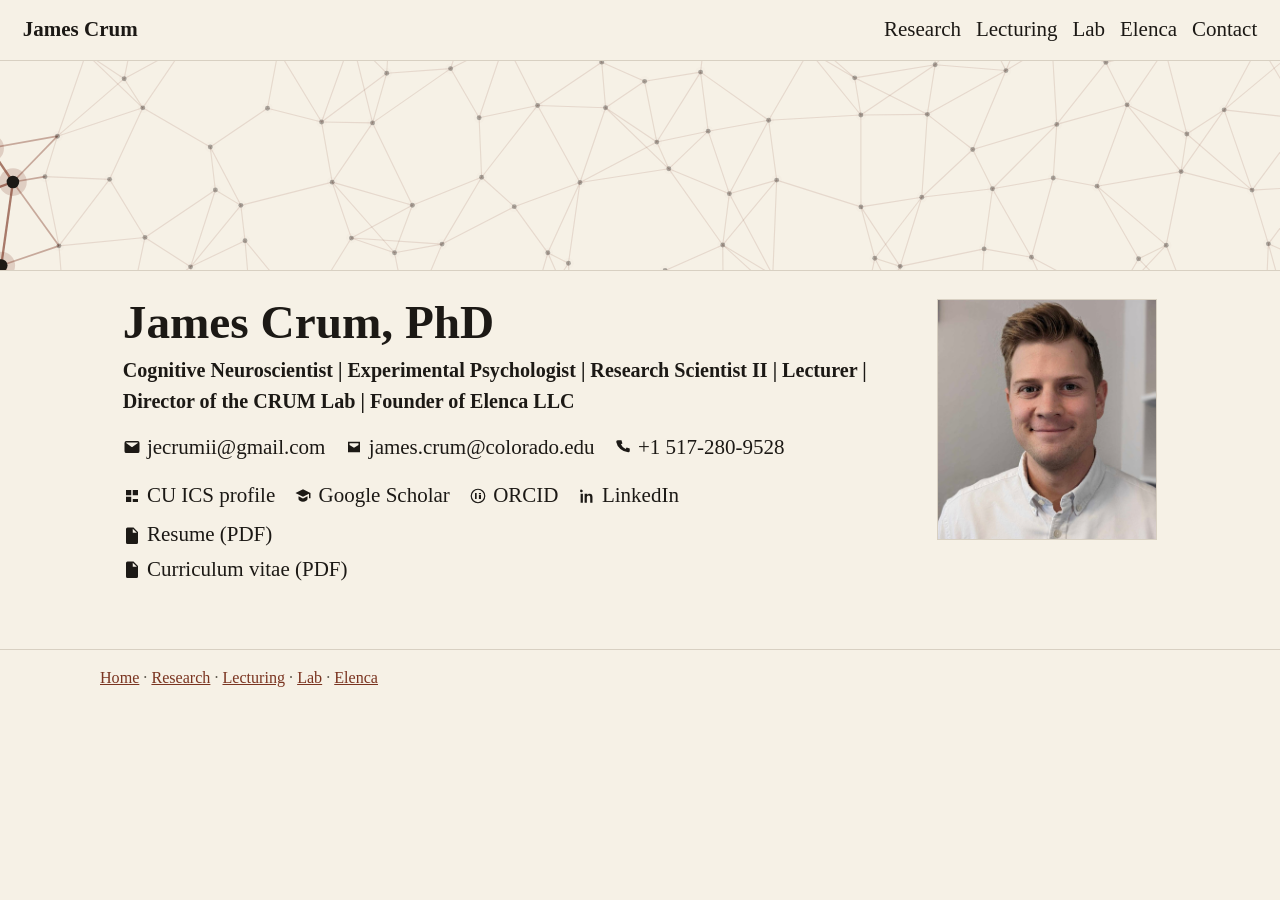
<file: index.html>
<!DOCTYPE html>
<html lang="en">
<head>
  <meta charset="utf-8">
  <meta name="viewport" content="width=device-width, initial-scale=1">
  <title>James Crum, PhD</title>
  <meta name="description" content="James Crum, cognitive neuroscientist and experimental psychologist at the University of Colorado Boulder.">
  <meta name="robots" content="noindex, nofollow">
  <link rel="stylesheet" href="styles.css?v=23">
  <link rel="icon" href="favicon.svg" type="image/svg+xml">
</head>
<body>
  <a class="skip" href="#home">Skip to content</a>
  <header class="site-header">
    <a class="mark" href="#home" data-nav="home">James Crum</a>
    <nav aria-label="Pages">
      <a href="#research" data-nav="research">Research</a>
      <a href="#lecturing" data-nav="lecturing">Lecturing</a>
      <a href="#lab" data-nav="lab">Lab</a>
      <a href="#elenca" data-nav="elenca">Elenca</a>
      <a href="#contact">Contact</a>
    </nav>
  </header>
  <div class="stage" id="stage" aria-hidden="true">
    <canvas id="field"></canvas>
  </div>
  <main>
    <section class="view" id="home">
      <div class="home-top">
        <div>
          <h1>James Crum, PhD</h1>
          <p class="titles">Cognitive Neuroscientist | Experimental Psychologist | Research Scientist II | Lecturer | Director of the CRUM Lab | Founder of Elenca LLC</p>
          <ul class="icon-row" id="contact">
            <li><a href="mailto:jecrumii@gmail.com"><svg viewBox="0 0 24 24" aria-hidden="true"><path fill="currentColor" d="M2 6.5A2.5 2.5 0 0 1 4.5 4h15A2.5 2.5 0 0 1 22 6.5v11a2.5 2.5 0 0 1-2.5 2.5h-15A2.5 2.5 0 0 1 2 17.5v-11Zm2.2.3 7.3 5.1a.8.8 0 0 0 .9 0l7.4-5.1a.5.5 0 0 0-.3-.8h-15a.5.5 0 0 0-.3.8Z"/></svg>jecrumii@gmail.com</a></li>
            <li><a href="mailto:james.crum@colorado.edu"><svg viewBox="0 0 24 24" aria-hidden="true"><path fill="currentColor" d="M4 5h16v14H4V5Zm2 2v2.2l6 3.8 6-3.8V7H6Z"/></svg>james.crum@colorado.edu</a></li>
            <li><a href="tel:+15172809528"><svg viewBox="0 0 24 24" aria-hidden="true"><path fill="currentColor" d="M7 3h3l1.2 4.2-2 1.2a12 12 0 0 0 6.4 6.4l1.2-2L21 14v3a2 2 0 0 1-2.2 2A17 17 0 0 1 3 5.2 2 2 0 0 1 5 3h2Z"/></svg>+1 517-280-9528</a></li>
            <li><a href="https://www.colorado.edu/ics/james-crum" target="_blank" rel="noopener noreferrer"><svg viewBox="0 0 24 24" aria-hidden="true"><path fill="currentColor" d="M4 4h7v7H4V4Zm9 0h7v7h-7V4ZM4 13h7v7H4v-7Zm9 3h7v4h-7v-4Z"/></svg>CU ICS profile</a></li>
            <li><a href="https://scholar.google.com/citations?user=KiwWhuwAAAAJ&amp;hl=en" target="_blank" rel="noopener noreferrer"><svg viewBox="0 0 24 24" aria-hidden="true"><path fill="currentColor" d="M12 3 2 8l10 5 8-4.1V15h2V8L12 3Zm-6 9.2V16c0 1.8 2.7 3.5 6 3.5s6-1.7 6-3.5v-3.8l-6 3-6-3Z"/></svg>Google Scholar</a></li>
            <li><a href="https://orcid.org/0000-0001-7806-8572" target="_blank" rel="noopener noreferrer"><svg viewBox="0 0 24 24" aria-hidden="true"><circle cx="12" cy="12" r="9" fill="none" stroke="currentColor" stroke-width="1.6"/><path fill="currentColor" d="M8 8h2.2v8H8V8Zm5.2 0H16v1.3h-2.8V8Zm0 2.4H16V16h-2.8v-5.6Z"/></svg>ORCID</a></li>
            <li><a href="https://www.linkedin.com/in/james-crum-phd-b261755b/" target="_blank" rel="noopener noreferrer"><svg viewBox="0 0 24 24" aria-hidden="true"><path fill="currentColor" d="M5 3.5A1.8 1.8 0 1 0 5 7a1.8 1.8 0 0 0 0-3.5ZM3.5 9h3V21h-3V9Zm6 0h2.9v1.6h.1c.4-.8 1.4-1.7 3-1.7 3.2 0 3.8 2.1 3.8 4.8V21h-3v-6.2c0-1.5 0-3.4-2.1-3.4s-2.4 1.6-2.4 3.3V21h-3V9Z"/></svg>LinkedIn</a></li>
          </ul>
          <ul class="docs">
            <li><a href="docs/Crum_Resume.pdf" target="_blank" rel="noopener noreferrer"><svg viewBox="0 0 24 24" aria-hidden="true"><path fill="currentColor" d="M6 2h8l6 6v14a2 2 0 0 1-2 2H6a2 2 0 0 1-2-2V4a2 2 0 0 1 2-2Zm7 1.5V9h5.5L13 3.5ZM8 12h8v1.5H8V12Zm0 3.5h8V17H8v-1.5Z"/></svg>Resume (PDF)</a></li>
            <li><a href="docs/Crum_CV_2026.pdf" target="_blank" rel="noopener noreferrer"><svg viewBox="0 0 24 24" aria-hidden="true"><path fill="currentColor" d="M6 2h8l6 6v14a2 2 0 0 1-2 2H6a2 2 0 0 1-2-2V4a2 2 0 0 1 2-2Zm7 1.5V9h5.5L13 3.5ZM8 12h8v1.5H8V12Zm0 3.5h8V17H8v-1.5Z"/></svg>Curriculum vitae (PDF)</a></li>
          </ul>
        </div>
        <img class="portrait" src="images/portrait.png" alt="Portrait of James Crum">
      </div>
    </section>

    <section class="view" id="research">
      <p class="kicker">Research</p>
      <h2>News and highlights</h2>

      <article class="block">
        <h2 class="award-title">Outstanding Postdoc of the Year, 2026</h2>
        <img src="images/postdoc-award.jpg" alt="James Crum, on the right, holding the Outstanding Postdoc of the Year certificate at the CU Boulder Postdoctoral Affairs celebration">
        <figcaption>Office of Postdoctoral Affairs, University of Colorado Boulder, during National Postdoc Appreciation Week. I am on the right.</figcaption>
        <p><a href="https://www.colorado.edu/postdoctoralaffairs/2026/09/29/postdocs-celebrated-chancellors-postdoctoral-fellow-honored-during-national-postdoc" target="_blank" rel="noopener noreferrer">The office’s account of the week</a>.</p>
      </article>

      <article class="block">
        <h2>Current work</h2>
        <a class="mark-link" href="https://www.colorado.edu/lab/shine/people" target="_blank" rel="noopener noreferrer"><img src="images/shine.png" alt="The SHINE Lab banner: System-Human Interaction with NIRS and EEG"></a>
        <p>My research appointment is in the <a href="https://www.colorado.edu/ics/james-crum" target="_blank" rel="noopener noreferrer">Institute of Cognitive Science</a>. I am a cognitive neuroscientist and lecturer at the Institute of Cognitive Science and Department of Psychology and Neuroscience at the University of Colorado, Boulder. I research the neurocognitive mechanisms of cognitive security, such as how the brain is exploited by and defends against information-based threats/cognitive attacks, and what makes people more susceptible and resilient to such things during human-computer interactions. More specifically, I am a lead member of the System-Human-Interaction-NIRS-EEG <a href="https://www.colorado.edu/lab/shine/people" target="_blank" rel="noopener noreferrer">(SHINE) Lab</a> at CU, where we use mixed methods (e.g., fMRI, fNIRS, eye-tracking, machine learning, behavioral data, psychometric data, etc.) to study cognition in real-world scenarios and environments.</p>
      </article>

      <article class="block">
        <h2>Ecologically-valid mixed methods</h2>
        <p>Cognitive security is measured across settings, not in one stripped-down task. The same question is carried from a scanner, to a wearable recording of more natural behavior, to a real situation, and the person, the information environment, and the brain response are kept in the account.</p>
        <div class="eco-pair">
          <img class="eco-fit" src="images/eco-gradient.png" alt="Three settings of increasing ecological validity: a scanner, a person wearing a measurement cap, and two people in an ordinary setting">
          <img src="images/info-env-b.png" alt="Panel b of the digital information environment, with occupational context, personal context, psychological susceptibility, and neurophysiological state around a person using a phone">
        </div>
        <figcaption>Fig. 2. Cross-laboratory adaptable testbed, beside the fuller information environment. The approach uses multimodal methods in different testing environments to investigate misinformation across a gradient of ecological validity. fMRI gives high precision for neurocognitive mechanisms. Laboratory tasks with wearable methods such as fNIRS and EEG can examine those mechanisms during natural behavior. Real-world settings capture behavior and situational context that a laboratory cannot contrive. A message on a phone can be drawn as a human–computer interaction alone. The fuller account, at right, adds occupational context, personal context, psychological susceptibility, and neurophysiological state. Linking manipulations and outcomes across methods and settings is how the work addresses what people do with misinformation in ordinary life. <a href="https://rdcu.be/dWeGO" target="_blank" rel="noopener noreferrer">Crum, Spencer, Doherty, Richardson, Sherman, Hays, Saxena, Niemeyer, Anderson, Čeko, and Hirshfield, 2024</a>, <cite>Nature Human Behaviour</cite>.</figcaption>
        <h3>Cognitive security framework and exploitable brain structures</h3>
        <div class="fw-pair">
          <img src="images/framework-composite.png" alt="Four framework icons and their color key in cyan, yellow, green, and pink">
          <img src="images/exploitable-brain.png" alt="Lateral and medial brain views colored for executive function, affect generation, and multimodal integration">
        </div>
        <figcaption>The four parts of the framework, with their color key: what the person brings, the information environment, the processes recruited in the moment, and the observable performance. Below, regions in that framework. Blue marks executive function, including rostral, dorsolateral, and ventrolateral prefrontal cortex. Red marks affect generation, including the amygdala. Green marks multimodal integration, including parietal and temporal cortex.</figcaption>
        <p><a href="https://doi.org/10.1016/j.neubiorev.2025.106448" target="_blank" rel="noopener noreferrer">Crum, Allred, Bostrom, Doherty, McLain, Richardson, and Hirshfield, 2025</a>. Understanding the neurocognitive mechanisms of cognitive security. <cite>Neuroscience &amp; Biobehavioral Reviews</cite>, 106448.</p>
      </article>

      <article class="block">
        <h3>AI-augmented human processing</h3>
        <p>We are developing Cognitive Compass, an AI companion that uses these data to support the cognitive security of individuals and teams in different contexts and environments by facilitating reasoning, metacognition, and other forms of protective processing. I lead the intervention strategy vision, the user interface design and front end, the selection of features, and AI evaluation. The three screens below are one internal-testing profile: a welcome and scenario path, four summary scores, and the subscales. They are not a published norm.</p>
        <div class="compass-board">
          <div class="compass-top">
            <figure>
              <img src="images/compass-welcome.jpg" alt="Cognitive Compass welcome screen and a diagram of checks across scenarios">
              <figcaption>Onboarding, then a check before and after each scenario.</figcaption>
            </figure>
            <figure>
              <img src="images/compass-bars.jpg" alt="Four summary bars for one internal-testing profile">
              <figcaption>Perception, affect, regulation, and cognition for one test profile.</figcaption>
            </figure>
          </div>
          <figure class="compass-detail">
            <img src="images/compass-profile.png" alt="Subscale profile from the same internal test">
            <figcaption>The same profile opened into subscales.</figcaption>
          </figure>
        </div>
      </article>

      <section class="section">
        <h2>Talks and events</h2>
        <p>Linked items have a public page. The others are invited talks and briefings from the curriculum vitae.</p>
        <figure class="talk-feature">
          <img src="images/cognectcon.jpg" alt="James Crum speaking at a podium during CognectCon, with a slide introducing his talk on the neurocognitive mechanisms of cognitive security">
          <figcaption>Speaking at CognectCon for the Cognitive Security Institute, February 2026. The talk was on the neurocognitive mechanisms of cognitive security and what they imply for research and practice.</figcaption>
        </figure>
        <ol class="papers">
          <li><a href="https://www.colorado.edu/psych-neuro/2026/01/06/james-crum-explores-resilience-disinformation-sciencedirect" target="_blank" rel="noopener noreferrer">James Crum explores resilience to disinformation in ScienceDirect</a><span>Department of Psychology and Neuroscience, University of Colorado Boulder. January 6, 2026.</span></li>
          <li>Cognitive security<span>Invited briefing, NATO Cognitive Warfare Group. 2026.</span></li>
          <li>Cognitive security and its mitigation<span>Invited talk, Trust and Influence Program Review, Air Force Office of Scientific Research, Albuquerque, New Mexico. 2026.</span></li>
          <li>Understanding the neurocognitive mechanisms of individual cognitive security<span>Invited talk, Cognitive Security Institute. 2026.</span></li>
          <li>Concurrent neuroimaging at CU: advantages, challenges, and lessons learned<span>Invited talk, Intermountain Neuroimaging Consortium, Neuroimaging Methods. 2026.</span></li>
          <li>Understanding the neurocognitive mechanisms of cognitive security: implications for research and practice<span>Invited talk, CognectCon, a workshop of the Cognitive Security Institute and the National Institute of Standards and Technology on human-centered cybersecurity standards. February 2026.</span></li>
          <li><a href="https://calendar.colorado.edu/event/ics-colloquium-sandra-ristovska-phd-associate-professor-college-of-media-communication-and-information-university-of-colorado-boulder" target="_blank" rel="noopener noreferrer">Using ecological neuroscience to understand cognitive security</a><span>ICS Colloquium, Institute of Cognitive Science, University of Colorado Boulder. April 18, 2025. Muenzinger Psychology, D430.</span></li>
          <li>Cognitive security and its mitigation<span>Invited talk, Trust and Influence Program Review, Air Force Office of Scientific Research, Rome, New York. 2025.</span></li>
          <li>Real-world neuroimaging: fNIRS and beyond<span>Invited talk, CogLunch, Institute of Cognitive Science, University of Colorado Boulder. 2024.</span></li>
          <li>3D digitizing for fNIRS<span>Invited talk, NIRx training workshop, Denver, Colorado. 2024.</span></li>
          <li>Cognitive security<span>Invited briefing, NATO Cognitive Warfare Group. 2024.</span></li>
          <li>Cognitive security<span>Invited talk, U.S. Army Research Laboratory. 2024.</span></li>
        </ol>
      </section>

      <section class="section">
        <h2>Selected papers</h2>
        <p>Titles are the published titles. Manuscripts in preparation are not given publication status.</p>
        <ol class="papers">
          <li><a href="https://doi.org/10.1038/s41562-024-02015-2" target="_blank" rel="noopener noreferrer">Misinformation research needs ecological validity</a><span>Crum and others, 2024. <cite>Nature Human Behaviour</cite>. First author.</span></li>
          <li><a href="https://doi.org/10.1016/j.neubiorev.2025.106448" target="_blank" rel="noopener noreferrer">Understanding the neurocognitive mechanisms of cognitive security</a><span>Crum and others, 2025. <cite>Neuroscience &amp; Biobehavioral Reviews</cite>. First author.</span></li>
          <li><a href="https://doi.org/10.1016/j.neuroimage.2022.119392" target="_blank" rel="noopener noreferrer">Prefrontal cortical activation associated with prospective memory while walking around a real-world street environment</a><span>Burgess, Crum, and others, 2022. <cite>NeuroImage</cite>.</span></li>
          <li><a href="https://doi.org/10.1016/j.neuropsychologia.2024.108805" target="_blank" rel="noopener noreferrer">Body fat predictive of acute effects of exercise on prefrontal hemodynamics and speed</a><span>Crum and others, 2024. <cite>Neuropsychologia</cite>. First author.</span></li>
          <li><a href="https://doi.org/10.3389/fnrgo.2022.806485" target="_blank" rel="noopener noreferrer">Decreased exercise-induced changes in prefrontal cortex hemodynamics are associated with depressive symptoms</a><span>Crum, 2022. <cite>Frontiers in Neuroergonomics</cite>. First author.</span></li>
          <li><a href="https://doi.org/10.3389/fpsyt.2021.697095" target="_blank" rel="noopener noreferrer">Understanding mental health and cognitive restructuring with ecological neuroscience</a><span>Crum, 2021. <cite>Frontiers in Psychiatry</cite>. First author. Research and theory, not clinical practice.</span></li>
          <li><a href="https://doi.org/10.1177/0033294120926669" target="_blank" rel="noopener noreferrer">Future applications of real-world neuroimaging to clinical psychology</a><span>Crum, 2021. <cite>Psychological Reports</cite>. First author. A proposal for methods, not a claim of clinical practice.</span></li>
          <li><a href="https://doi.org/10.1007/s10942-018-0308-4" target="_blank" rel="noopener noreferrer">A clinical strategy to strengthen the connection between cognition, emotion, and behavior: from philosophical principles to psychotherapy practice</a><span>Crum, 2019. <cite>Journal of Rational-Emotive &amp; Cognitive-Behavior Therapy</cite>. First author. Theoretical.</span></li>
          <li><a href="https://doi.org/10.1016/j.bpsc.2022.01.008" target="_blank" rel="noopener noreferrer">An approach to neuroimaging interpersonal interactions in mental health interventions</a><span>Crum and others, 2022. <cite>Biological Psychiatry: Cognitive Neuroscience and Neuroimaging</cite>. A methods paper.</span></li>
        </ol>
        <p><a href="https://scholar.google.com/citations?user=KiwWhuwAAAAJ&amp;hl=en" target="_blank" rel="noopener noreferrer">Google Scholar</a></p>
      </section>
    </section>

    <section class="view" id="lecturing">
      <p class="kicker">Lecturing</p>
      <h1>Psychology and Neuroscience</h1>
      <img src="images/lecturing.png" alt="James Crum lecturing in a classroom, with a slide projected behind him">
      <figcaption>Lecturing at the University of Colorado Boulder.</figcaption>
      <ul class="plain">
        <li>Lecturer, Department of Psychology and Neuroscience, University of Colorado Boulder, 2025 to the present.</li>
        <li>Cognitive Psychology (PSYC 2145) and General Psychology (PSYC 1001). About 700 students across three large sections.</li>
        <li>Course developer, Cognitive Science (CSPB 3702), Institute of Cognitive Science, 2026.</li>
        <li>Built the first neuroimaging course for the United States Air Force Academy, 2024.</li>
        <li>Earlier teaching at University College London: teaching assistant for The Psychology of Individual Differences, and instructor for methods workshops.</li>
      </ul>
      <p>The lectureship appointment is in the Department of Psychology and Neuroscience at the University of Colorado, Boulder.</p>
    </section>

    <section class="view" id="lab">
      <p class="kicker">The lab</p>
      <h1>CRUM Lab</h1>
      <p>I direct the <strong>C</strong>ognitive <strong>R</strong>esilience <strong>U</strong>nder <strong>M</strong>anipulation Lab at the Institute of Cognitive Science.</p>
      <div class="place-row">
        <figure class="place-wrap">
          <img class="place" src="images/cinc.png" alt="The Center for Innovation and Creativity, a low brick building with the name on a sign above the entrance">
          <figcaption>Center for Innovation and Creativity, 1777 Exposition Drive. The lab is in Room 188.</figcaption>
        </figure>
        <aside class="aside">
          <p class="kicker">Address</p>
          <p>Room 188<br>Center for Innovation and Creativity (CINC)<br>1777 Exposition Drive<br>Boulder, Colorado 80309</p>
          <p class="kicker">Institute</p>
          <p><a href="https://www.colorado.edu/ics/james-crum" target="_blank" rel="noopener noreferrer">Institute of Cognitive Science profile</a></p>
        </aside>
      </div>
      <article class="block">
        <h2>Human–AI teams under cognitive security threats</h2>
        <p>The lab studies how a small team stays coordinated with each other and with an AI when the information is incomplete, contested, or unreliable. People form and update a picture of the situation, of the AI, and of one another, then decide whether to accept or override what the AI recommends. The measurement is mixed. Inter-brain synchrony, from high-density diffuse optical tomography recorded in two or three people at once, is read together with speech, facial expression, gaze, and the decision. Synchrony is computed over the timescales of the interaction and compared with shuffled teams.</p>
        <p>Three questions organize the work. Synchrony should rise as a team moves from working separately to deciding together, and synchrony on the slower timescales, about 8 to 16 seconds, should track the quality of the joint decision. Unreliable AI assistance, interface anomalies, or degraded cues should change that synchrony relative to a matched baseline and worsen the accept-or-override decision. Speech, gaze, face, and behavior, added to the neural measure, should predict who stays resilient and who does not better than synchrony alone.</p>
        <img class="diagram" src="images/hai-levels.png" alt="Diagram of cognitive resilience in human-AI teams, from the information environment and threat conditions, through team processes and multimodal measurement, to outcomes such as calibrated trust and decision quality">
        <figcaption>Levels of analysis for this work. The information environment sets threat and target conditions. Team processes include metacognition, trust, coordination, and the human decision passed to the AI. Measurement joins dynamic inter-brain synchrony with behavior, speech, face, and gaze. The outcomes are calibrated trust, joint performance, and decision quality under uncertainty.</figcaption>
      </article>
      <article class="block">
        <h2>Naturalistic Paradigms and Inter-Brain Synchrony</h2>
        <p>The measure is inter-brain synchrony: wavelet coherence between hemodynamic signals, locked to speech and gaze, and compared with shuffled pairs. The MURI caps now are conventional fNIRS. They can show synchrony. They do not reconstruct it onto cortex the way high-density diffuse optical tomography would. The first recordings after installation would be dyads in cognitive-security tasks. Later recordings would code agreement, disagreement, and repair of a mental model, and would test whether a team-state summary can be computed while the interaction is still going. That last step is methods work. It is not a fielded tool.</p>
        <div class="sync-board">
          <img src="images/dyad.png" alt="Two people wearing headcaps, seated at one desk, each with a keyboard, sharing a task on a monitor">
          <img src="images/ifg-coherence.png" alt="Coherence between partners in inferior frontal gyrus, with clinical and control traces across period">
          <img src="images/clinical-brain.png" alt="Lateral view of a brain with red and blue activation from a clinical interaction contrast">
        </div>
        <figcaption>Left, a two-person recording of the kind this work already uses. Both people wear headgear and share a task. High-density caps replace a sparse optical montage for this recording. Center, inter-brain coherence in inferior frontal gyrus during a clinical interaction compared with a control. Red is the clinical condition. Right, the cortical contrast from the same study. <a href="https://doi.org/10.1016/j.bpsc.2022.01.008" target="_blank" rel="noopener noreferrer">Crum, Zhang, Noah, Hamilton, Tachtsidis, Burgess, and Hirsch, 2022</a>, <cite>Biological Psychiatry: Cognitive Neuroscience and Neuroimaging</cite>. A methods paper, not a treatment study.</figcaption>
      </article>

      <div class="figure-pair">
        <article class="block">
          <h2>Social timescales</h2>
          <img src="images/timescales.png?v=2" alt="Plot of social timescales, with frequency against period, and four bins from reactive coordination to global interaction states">
          <figcaption>Social interaction differs across timescales. Faster phenomena, such as reactive coordination, rapid mutual gestures, quick turn-taking, bursts of shared attention, and speaking while the other listens, fall at higher frequencies and shorter periods (blue bin). Slower phenomena, such as joint planning, problem solving, and global states of engagement or affective alignment, fall at lower frequencies and longer periods (yellow and pink bins). Computing inter-brain synchrony in these bins separates those phenomena during teaming and security tasks, and shows how much each timescale contributes to behavior in a given brain area.</figcaption>
        </article>
        <article class="block">
          <h2>Preliminary synchrony, from the MURI</h2>
          <img src="images/ibs-prelim.png" alt="Panel A, four social timescales, and panel B, coherence over time in four frequency bands for ventrolateral prefrontal cortex and inferior parietal cortex">
          <figcaption>(A) Social timescales, as in the figure above. (B) Inter-brain synchrony for ventrolateral prefrontal cortex and inferior parietal cortex, over time, in four frequency bands. The traces are preliminary MURI findings.</figcaption>
        </article>
      </div>
    </section>

    <section class="view" id="elenca">
      <img class="elenca-mark" src="images/elenca-mark.svg" alt="Elenca">
      <h1>Elenca</h1>
      <p>I am the founder of Elenca LLC, a cognitive security company for consulting and education.</p>
      <p>Contact: <a href="mailto:hello@elenca.io">hello@elenca.io</a></p>
    </section>
  </main>
  <footer>
    <p><a href="#home" data-nav="home">Home</a> · <a href="#research" data-nav="research">Research</a> · <a href="#lecturing" data-nav="lecturing">Lecturing</a> · <a href="#lab" data-nav="lab">Lab</a> · <a href="#elenca" data-nav="elenca">Elenca</a></p>
  </footer>
  <script src="field.js"></script>
  <script src="pages.js"></script>
</body>
</html>
</file>
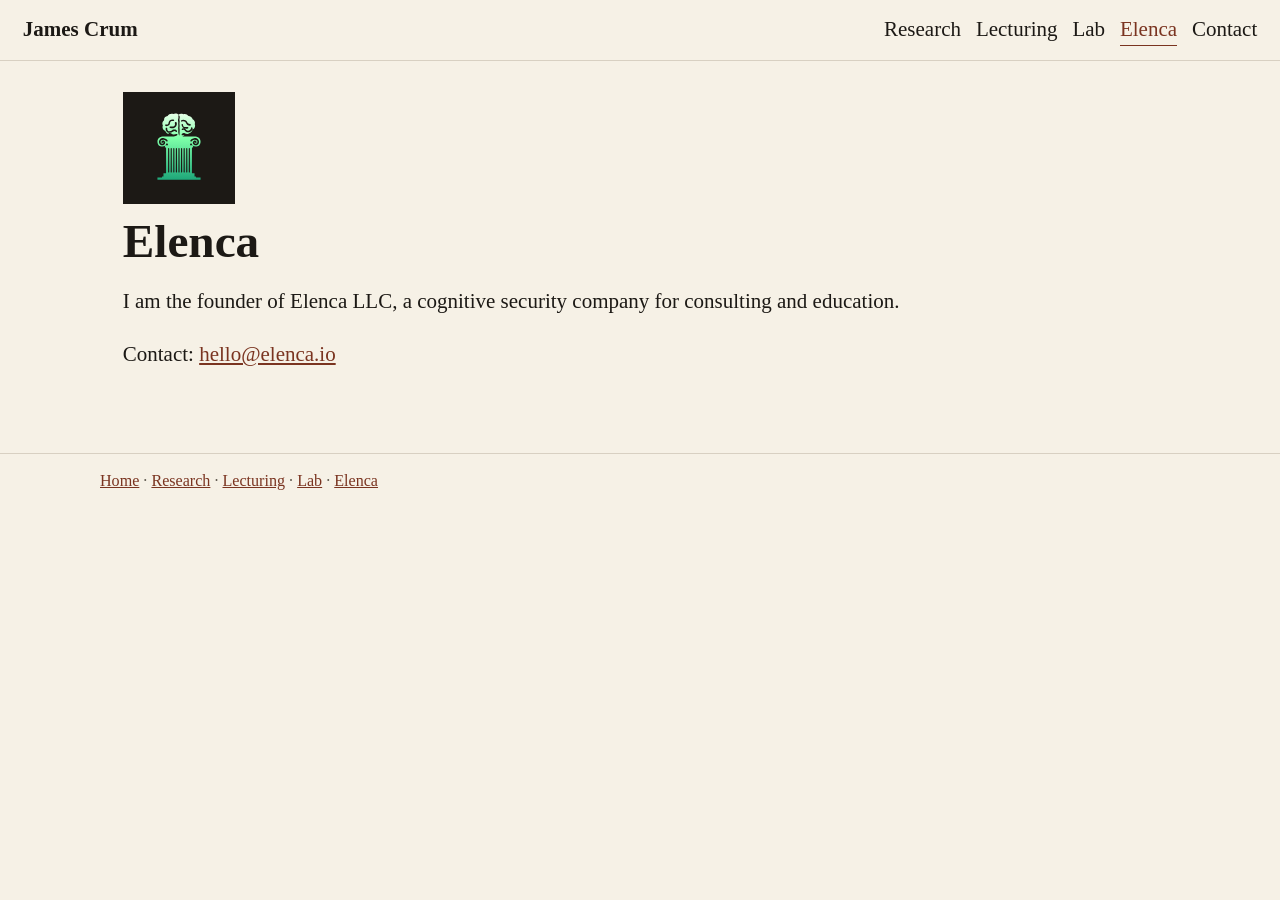
<file: elenca.html>
<!DOCTYPE html>
<html lang="en">
<head>
  <meta charset="utf-8">
  <meta http-equiv="refresh" content="0; url=index.html#elenca">
  <title>Elenca — James Crum, PhD</title>
  <script>location.replace("index.html#elenca");</script>
</head>
<body>
  <p><a href="index.html#elenca">Elenca</a></p>
</body>
</html>
</file>
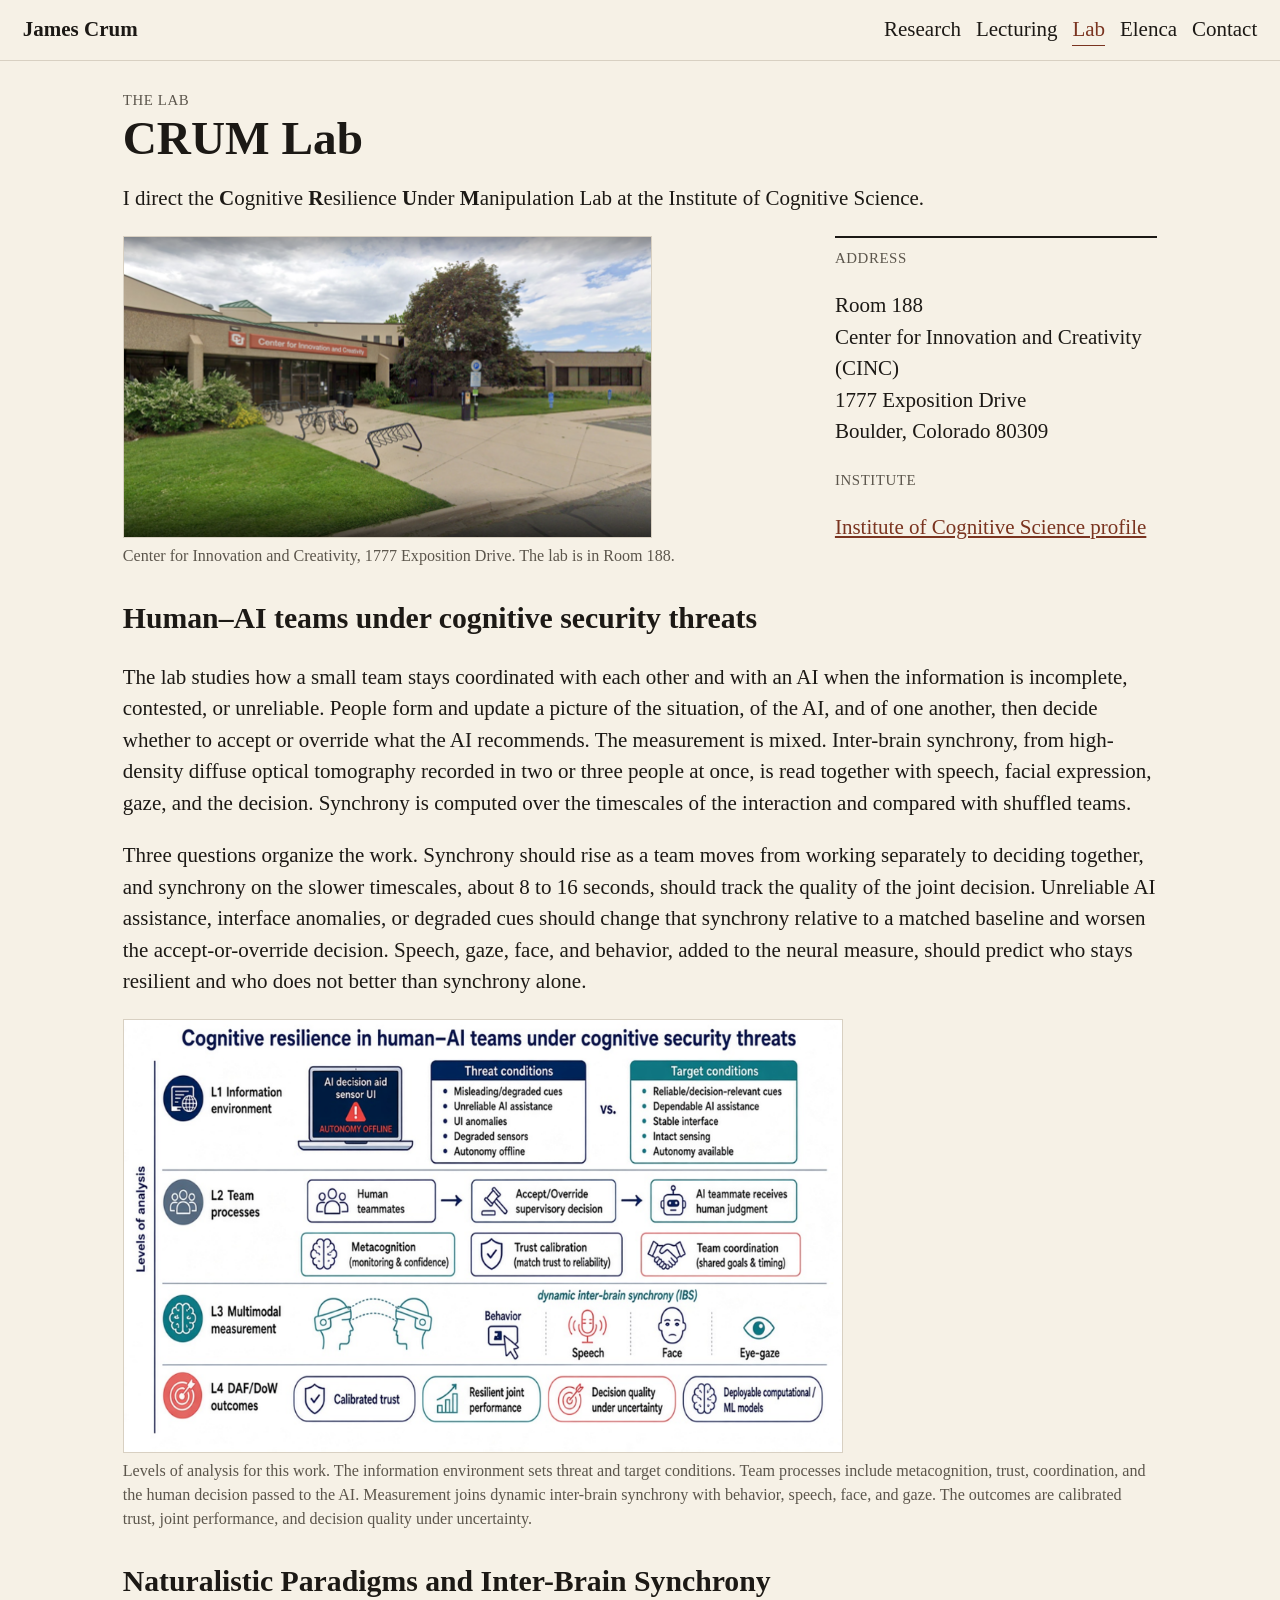
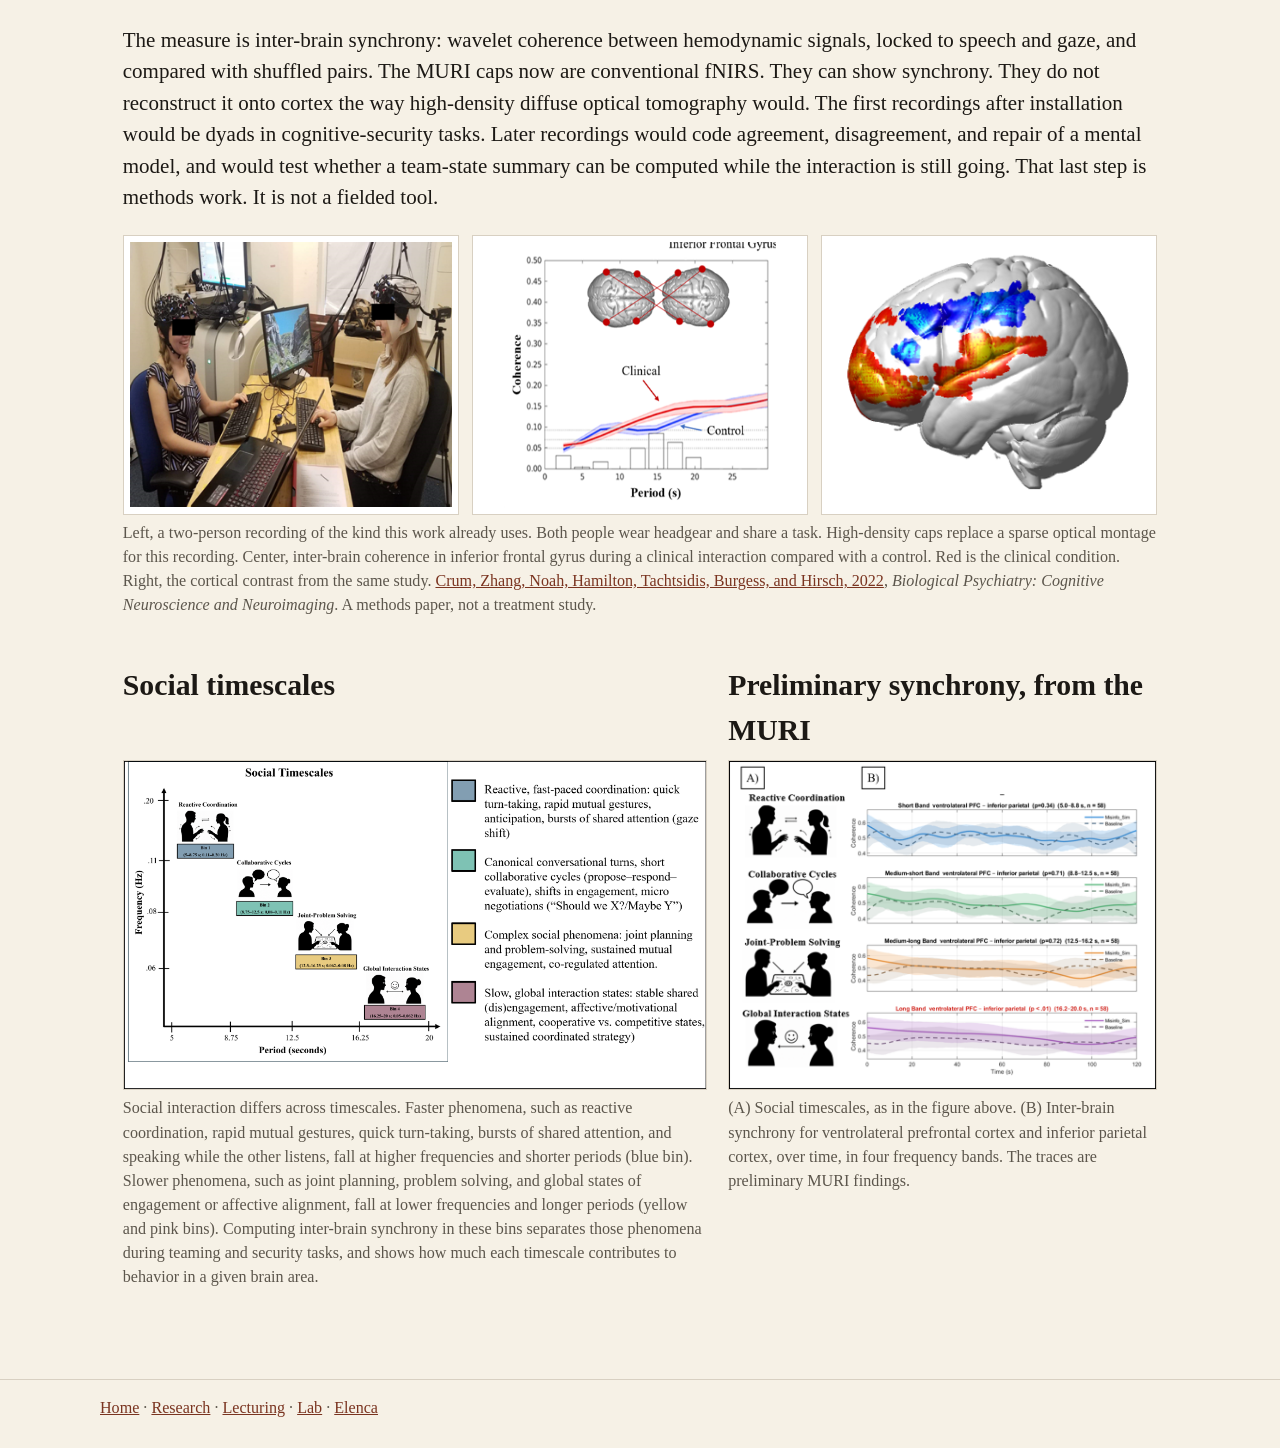
<file: lab.html>
<!DOCTYPE html>
<html lang="en">
<head>
  <meta charset="utf-8">
  <meta http-equiv="refresh" content="0; url=index.html#lab">
  <title>CRUM Lab — James Crum, PhD</title>
  <script>location.replace("index.html#lab");</script>
</head>
<body>
  <p><a href="index.html#lab">Lab</a></p>
</body>
</html>
</file>
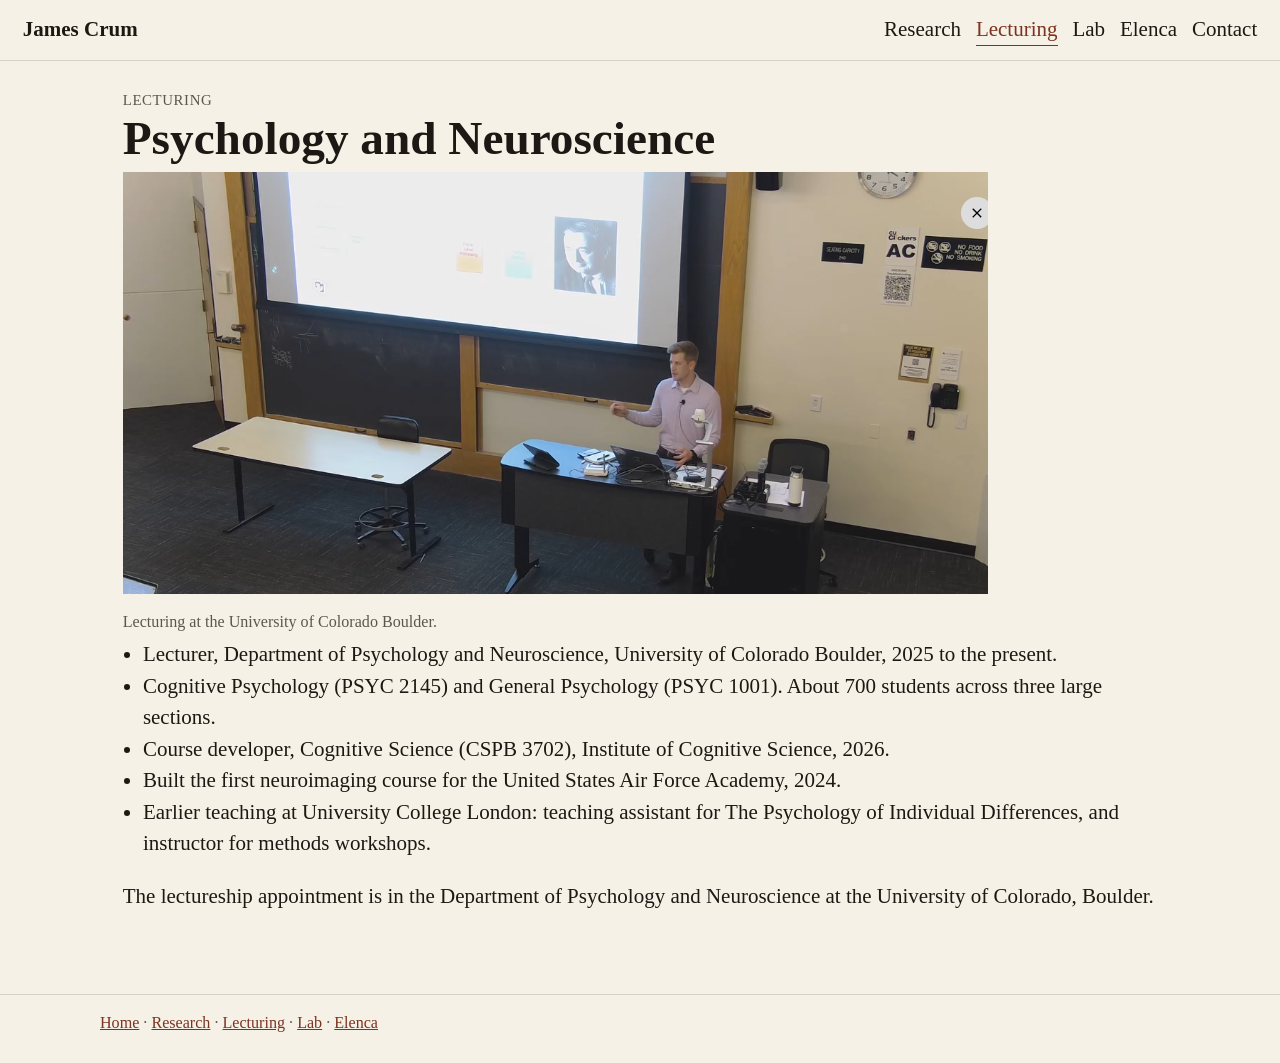
<file: lecturing.html>
<!DOCTYPE html>
<html lang="en">
<head>
  <meta charset="utf-8">
  <meta http-equiv="refresh" content="0; url=index.html#lecturing">
  <title>Lecturing — James Crum, PhD</title>
  <script>location.replace("index.html#lecturing");</script>
</head>
<body>
  <p><a href="index.html#lecturing">Lecturing</a></p>
</body>
</html>
</file>
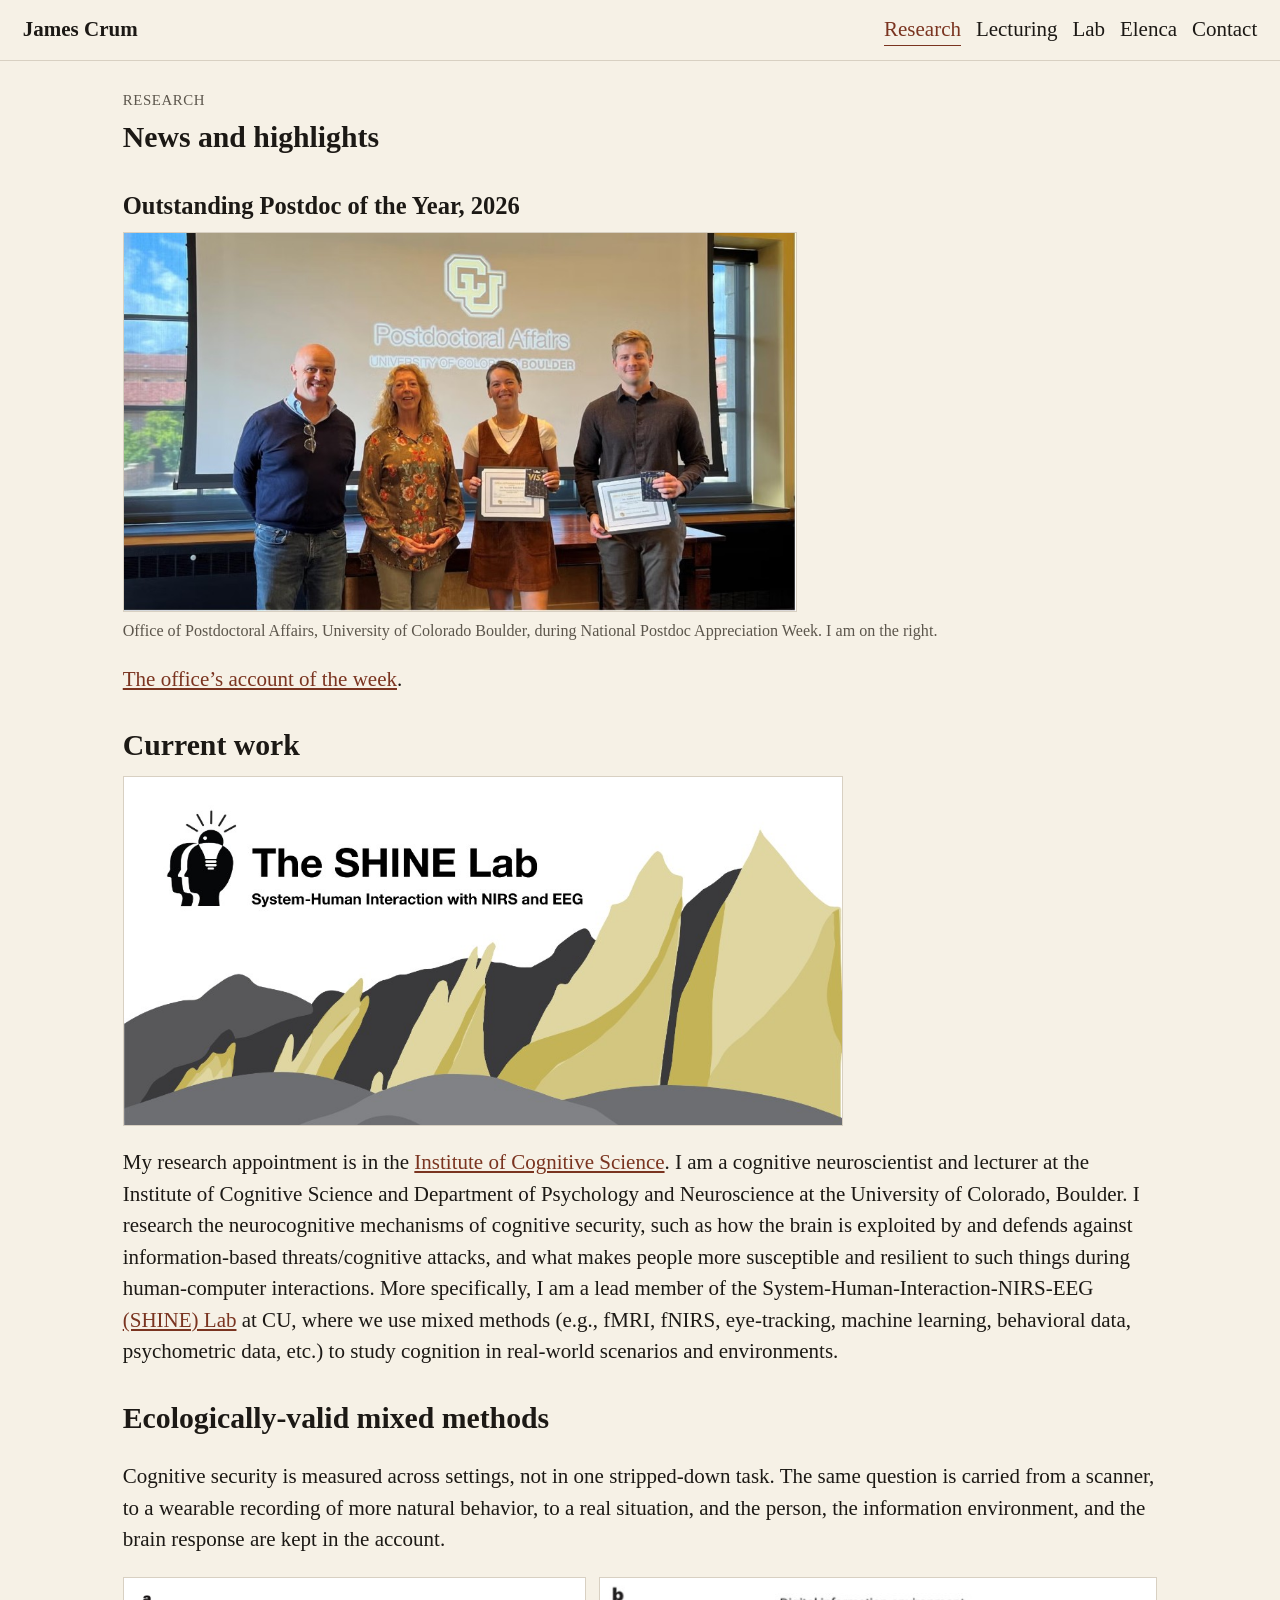
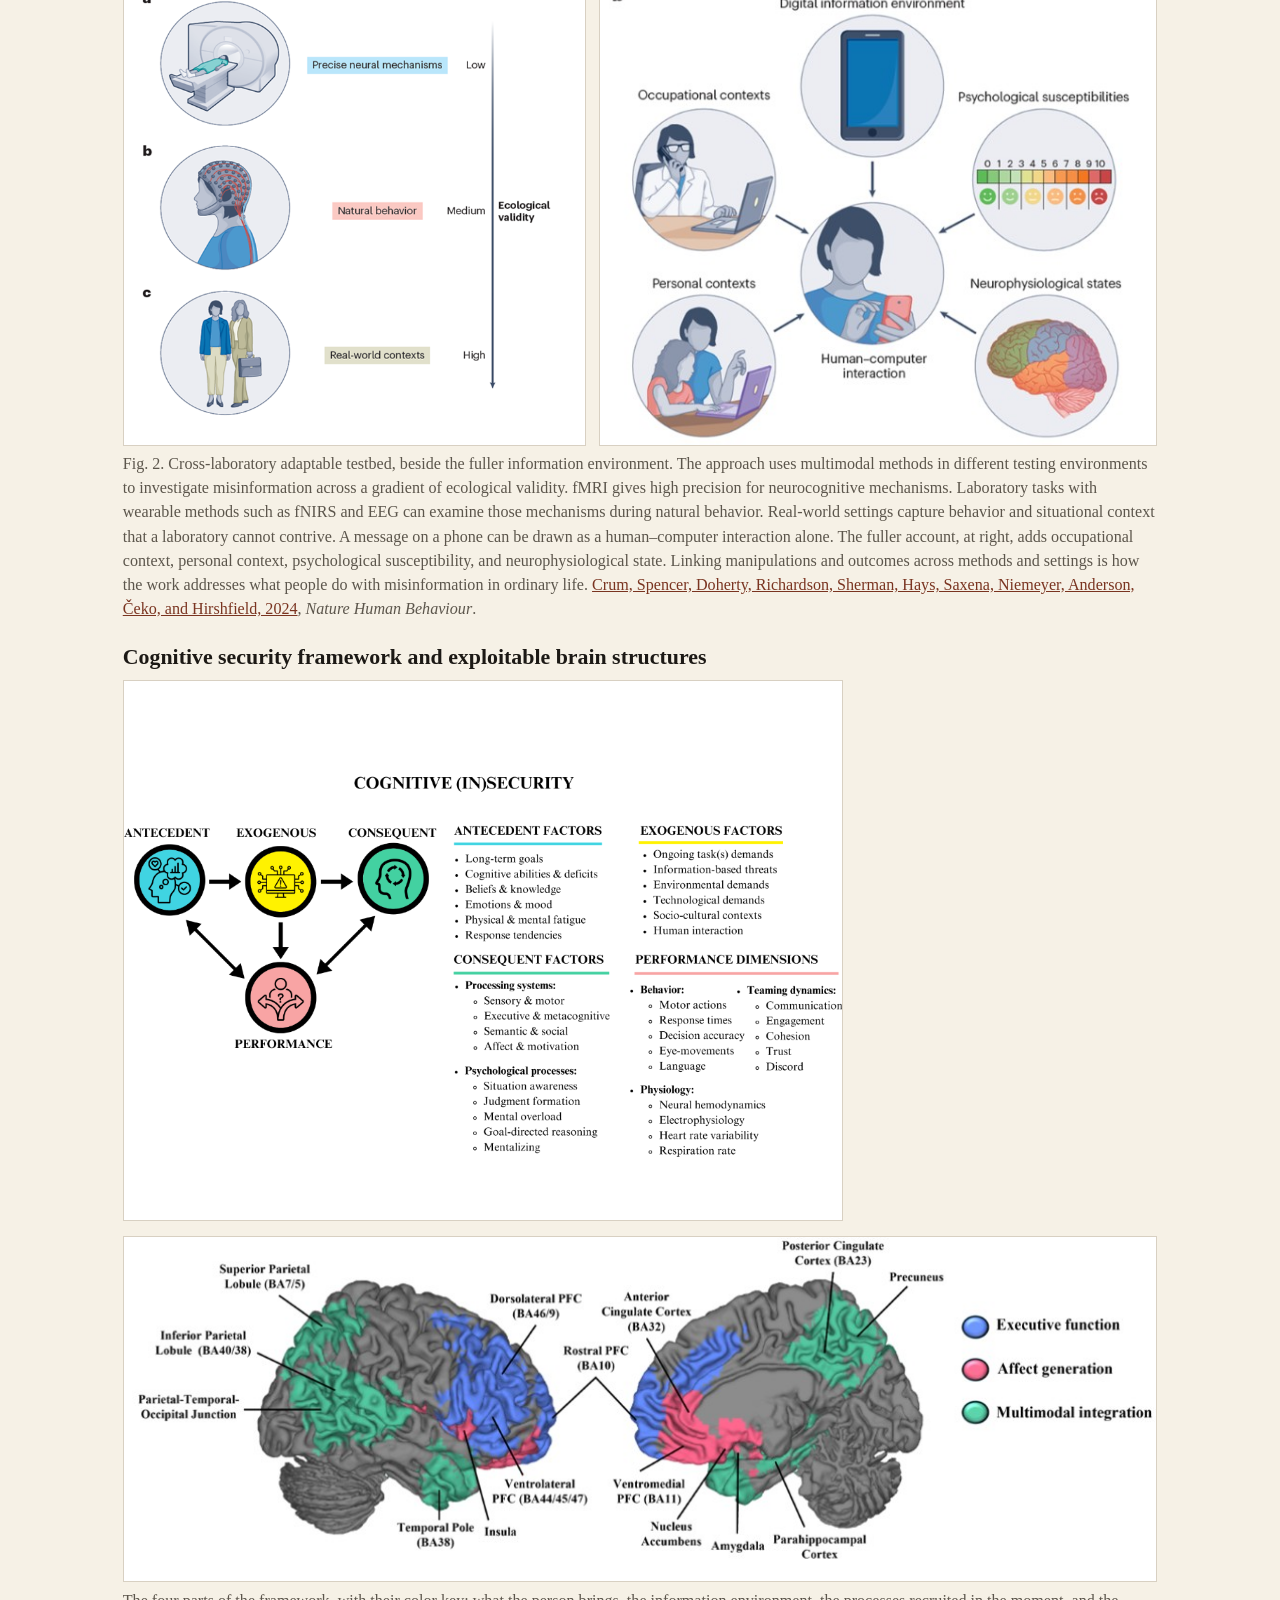
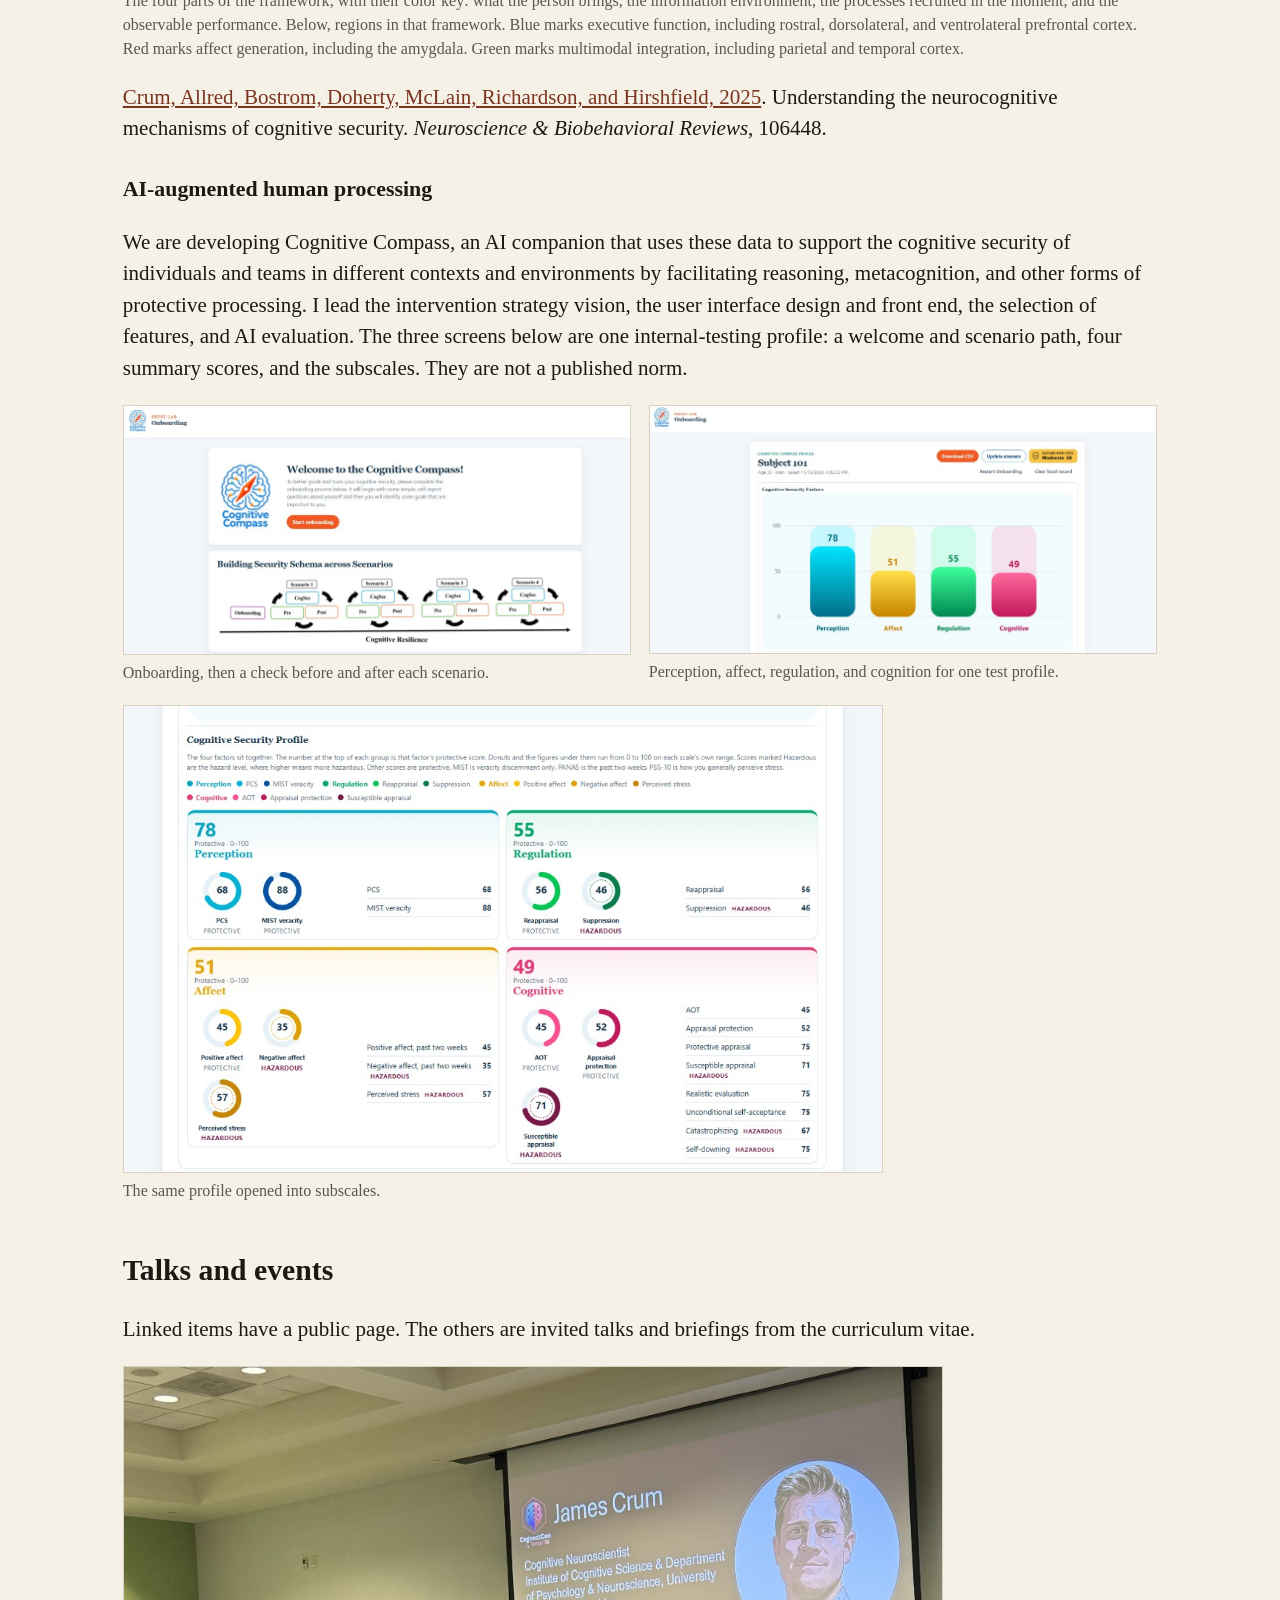
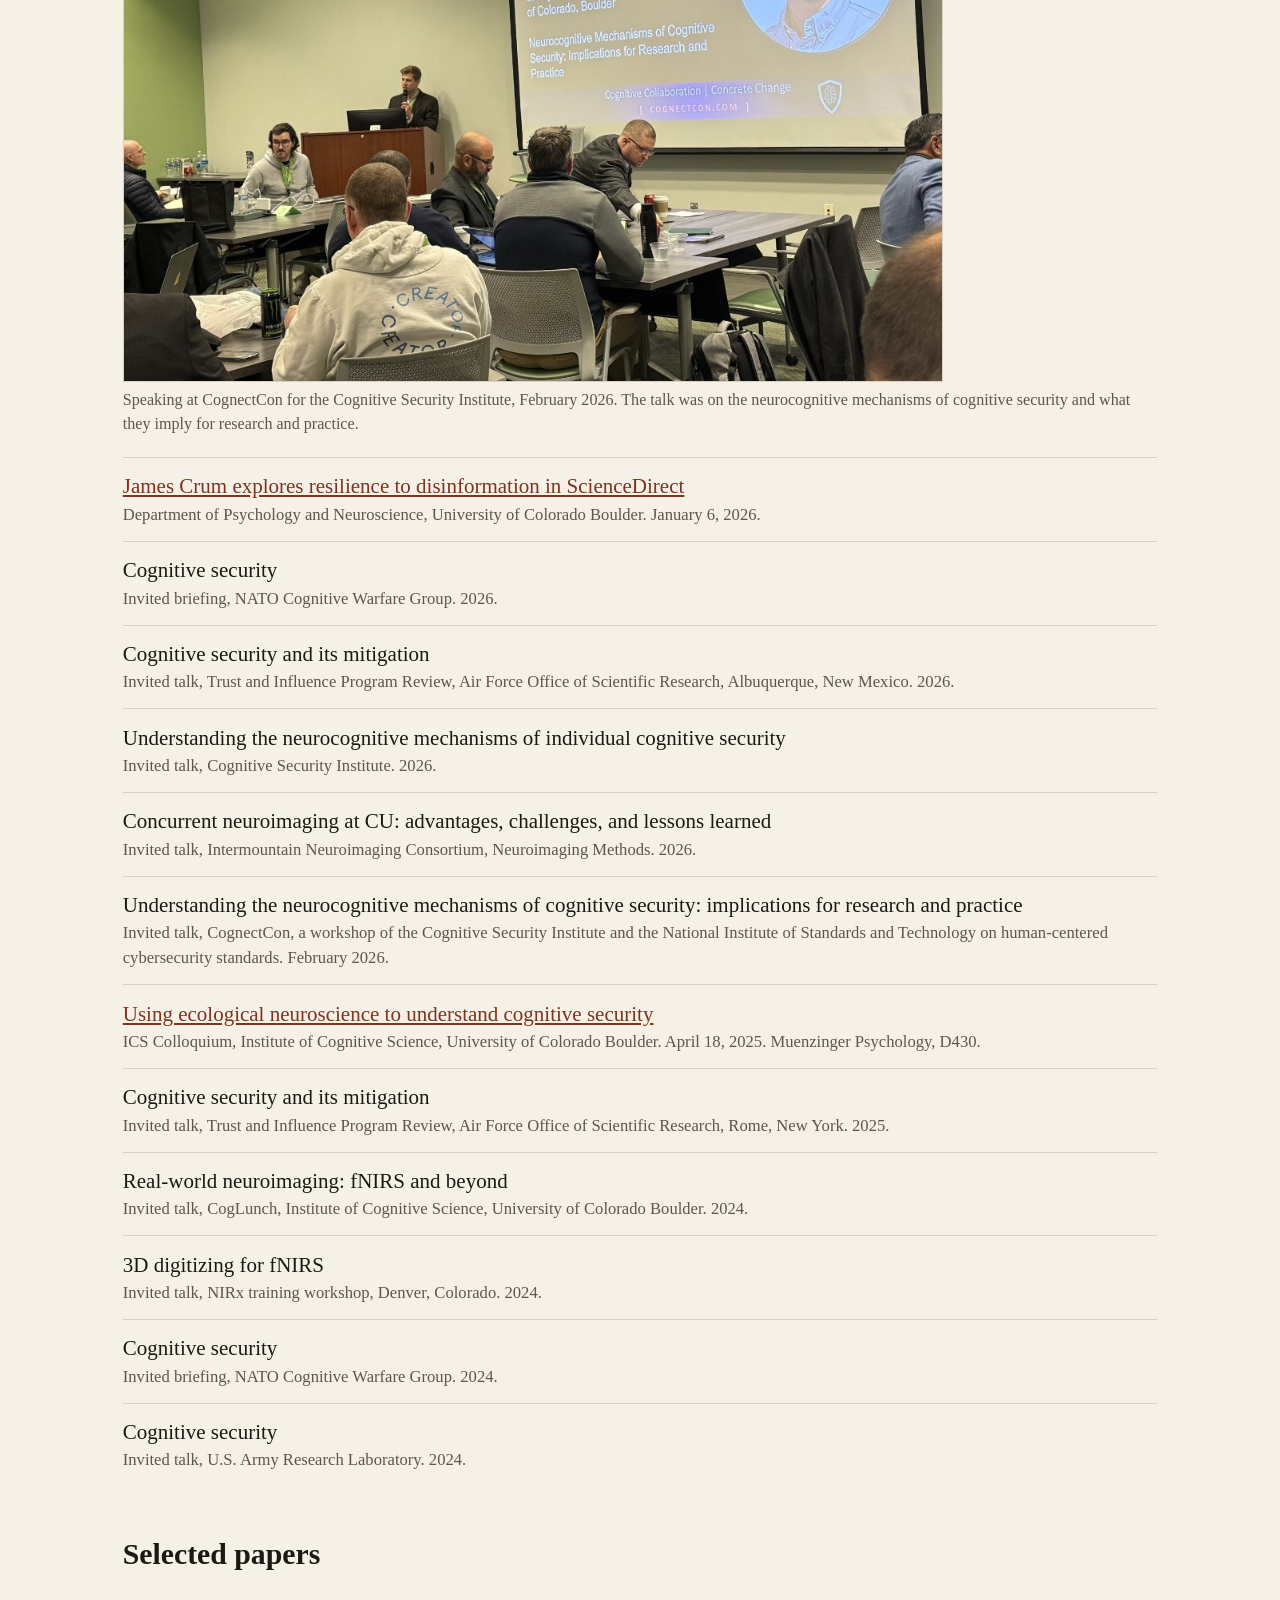
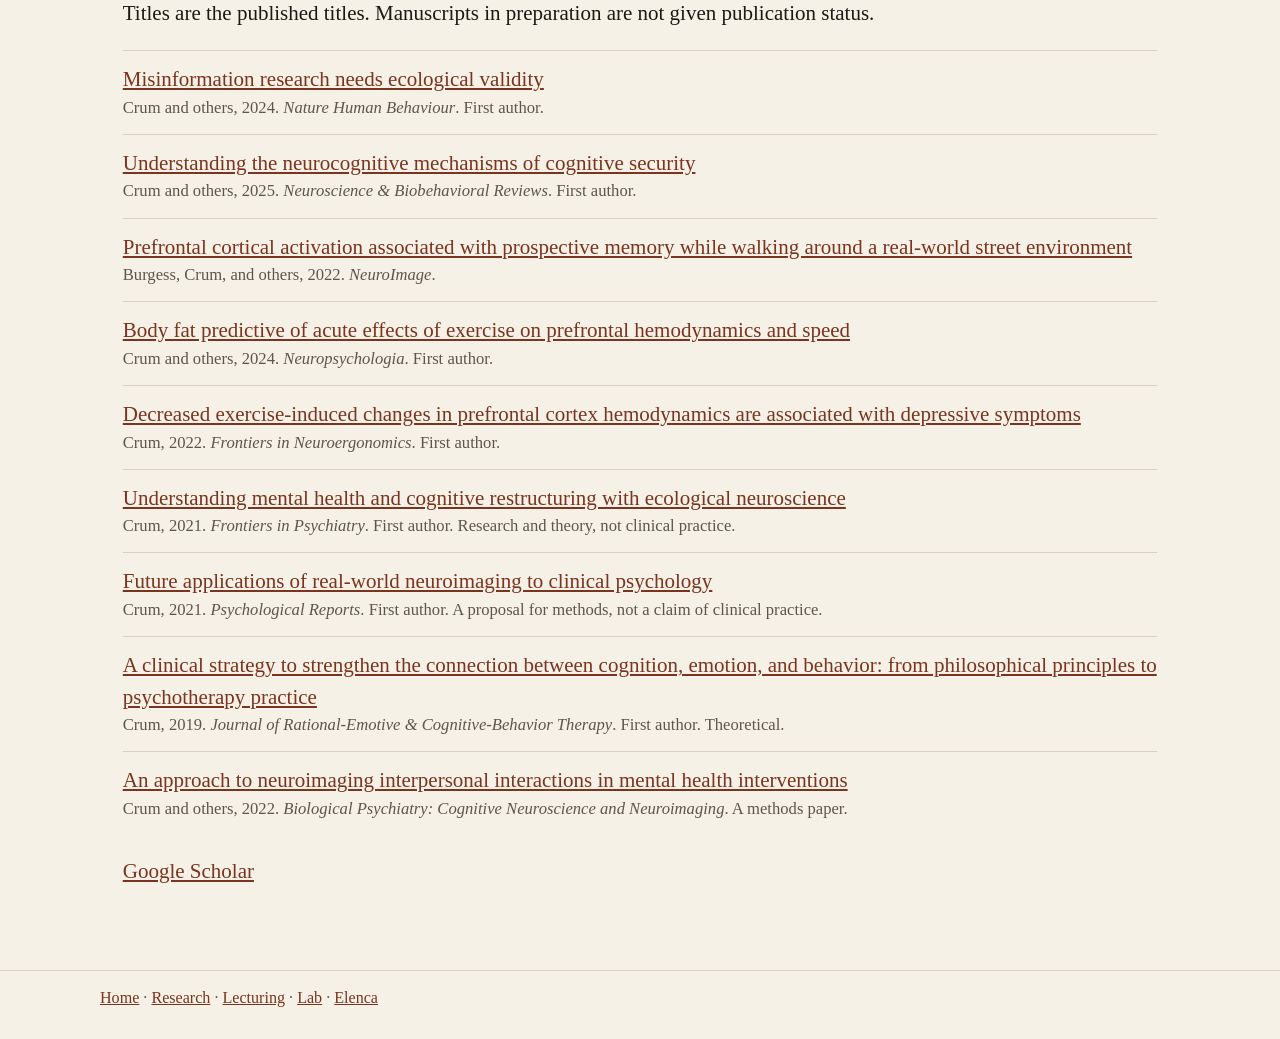
<file: research.html>
<!DOCTYPE html>
<html lang="en">
<head>
  <meta charset="utf-8">
  <meta http-equiv="refresh" content="0; url=index.html#research">
  <title>Research — James Crum, PhD</title>
  <script>location.replace("index.html#research");</script>
</head>
<body>
  <p><a href="index.html#research">Research</a></p>
</body>
</html>
</file>
<file: styles.css>
:root {
  --ink: #1c1915;
  --muted: #5c564c;
  --paper: #f6f1e6;
  --card: #fffdf8;
  --line: #d8d0c2;
  --rust: #7a3420;
  --max: 1080px;
}

* { box-sizing: border-box; }

html { scroll-behavior: smooth; font-size: 17.5px; }

body {
  margin: 0;
  color: var(--ink);
  background: var(--paper);
  font-family: "Times New Roman", Times, serif;
  font-size: 1.2rem;
  line-height: 1.5;
}

a { color: var(--rust); }

img { max-width: 100%; height: auto; }

.skip {
  position: absolute;
  left: 1rem;
  top: -4rem;
  background: var(--ink);
  color: var(--paper);
  padding: 0.35rem 0.6rem;
}

.skip:focus { top: 0.4rem; }

.site-header {
  display: flex;
  justify-content: space-between;
  gap: 1rem;
  align-items: baseline;
  padding: 0.8rem 1.3rem;
  border-bottom: 1px solid var(--line);
  background: var(--paper);
  position: sticky;
  top: 0;
  z-index: 20;
}

.view { display: none; scroll-margin-top: 4.2rem; }
#home { display: block; }
#research:target,
#lecturing:target,
#lab:target,
#elenca:target { display: block; }
body:has(#research:target) #home,
body:has(#lecturing:target) #home,
body:has(#lab:target) #home,
body:has(#elenca:target) #home,
body:has(#research:target) #stage,
body:has(#lecturing:target) #stage,
body:has(#lab:target) #stage,
body:has(#elenca:target) #stage { display: none; }

nav a[aria-current="page"] {
  color: var(--rust);
  box-shadow: inset 0 -1px 0 var(--rust);
}

.mark { color: var(--ink); text-decoration: none; font-weight: 700; }

nav { display: flex; flex-wrap: wrap; gap: 0.85rem; }

nav a { color: var(--ink); text-decoration: none; }

nav a:hover, .mark:hover { color: var(--rust); }

.stage {
  position: relative;
  height: 210px;
  border-bottom: 1px solid var(--line);
  overflow: hidden;
}

.stage canvas {
  display: block;
  width: 100%;
  height: 210px;
  pointer-events: none;
}

main { max-width: var(--max); margin: 0 auto; padding: 1.6rem 1.3rem 3.5rem; }

.home-top {
  display: grid;
  grid-template-columns: 1fr 220px;
  gap: 1.4rem;
  align-items: start;
}

.portrait {
  width: 220px;
  height: auto;
  border: 1px solid var(--line);
  justify-self: end;
}

h1 {
  font-size: 2.7rem;
  line-height: 1;
  font-weight: 600;
  margin: 0 0 0.55rem;
}

.titles { margin: 0 0 0.9rem; font-size: 1.15rem; font-weight: 700; }

.dek { margin: 0 0 1rem; max-width: 40rem; }

.icon-row, .contact, .docs {
  list-style: none;
  padding: 0;
  margin: 0.3rem 0 0;
}

.icon-row { display: flex; flex-wrap: wrap; gap: 0.8rem 1.1rem; }

.icon-row a, .docs a {
  display: inline-flex;
  align-items: center;
  gap: 0.35rem;
  color: var(--ink);
  text-decoration: none;
}

.icon-row a:hover, .docs a:hover { color: var(--rust); }

.icon-row svg, .docs svg { width: 18px; height: 18px; flex: none; }

.section { margin-top: 2.6rem; }

h2 { font-size: 1.7rem; font-weight: 600; margin: 0 0 0.45rem; }

h2.award-title { font-size: 1.4rem; }

h3 { font-size: 1.25rem; margin: 0 0 0.35rem; }

.kicker {
  margin: 0 0 0.25rem;
  font-size: 0.85rem;
  letter-spacing: 0.04em;
  text-transform: uppercase;
  color: var(--muted);
}

.block { margin: 1.6rem 0; }

.block img, .frame {
  display: block;
  width: auto;
  max-width: min(100%, 680px);
  max-height: 380px;
  object-fit: contain;
  background: white;
  border: 1px solid var(--line);
}

.block img.wide {
  width: 100%;
  max-width: 100%;
  max-height: none;
}

.block img.diagram {
  width: 100%;
  max-width: 720px;
  max-height: none;
}

.eco-pair {
  display: grid;
  grid-template-columns: 0.989fr 1.19fr;
  gap: 0.75rem;
  align-items: start;
  margin: 0.15rem 0 0.1rem;
}

.block .eco-pair img,
.block .eco-pair img.eco-fit {
  width: 100%;
  max-width: none;
  max-height: none;
  height: auto;
}

.block figcaption + h3 { margin-top: 1.15rem; }

.fw-pair {
  display: grid;
  grid-template-columns: 1fr;
  gap: 0.85rem;
  align-items: start;
  margin-top: 0.2rem;
}

.block .fw-pair img {
  width: 100%;
  max-width: none;
  max-height: none;
  height: auto;
}

.block .fw-pair img:first-child {
  max-width: 720px;
}

.brains {
  display: grid;
  grid-template-columns: 1fr 1fr;
  gap: 0.5rem;
  max-width: 680px;
  margin: 0.6rem 0;
}

.brains img {
  width: 100%;
  max-width: none;
  max-height: 260px;
}

.sync-board {
  display: grid;
  grid-template-columns: repeat(3, minmax(0, 1fr));
  gap: 0.75rem;
  align-items: stretch;
  margin: 0.35rem 0 0.1rem;
}

.block .sync-board img {
  width: 100%;
  max-width: none;
  max-height: none;
  height: auto;
  aspect-ratio: 6 / 5;
  object-fit: contain;
  object-position: center;
  padding: 0.35rem;
  background: #fff;
}

.compass-board {
  display: grid;
  gap: 1.15rem;
  margin-top: 0.3rem;
}

.compass-top {
  display: grid;
  grid-template-columns: 1fr 1fr;
  gap: 1rem;
  align-items: start;
}

.compass-board figure {
  margin: 0;
}

.compass-board img {
  display: block;
  width: 100%;
  max-width: 100%;
  height: auto;
  max-height: none;
  object-fit: contain;
  background: #fff;
}

.compass-detail {
  max-width: 760px;
}

a.mark-link img {
  width: 100%;
  max-width: 720px;
  max-height: none;
  height: auto;
}

.pair, .trio {
  display: grid;
  gap: 0.8rem;
}

.pair { grid-template-columns: 1fr 1fr; }

.trio { grid-template-columns: repeat(3, 1fr); }

.talk-feature {
  margin: 0.6rem 0 0.2rem;
}

.talk-feature img {
  display: block;
  width: 100%;
  max-width: 820px;
  height: auto;
  background: white;
  border: 1px solid var(--line);
}

figcaption {
  color: var(--muted);
  font-size: 0.92rem;
  margin-top: 0.35rem;
}

ul.plain { margin: 0.3rem 0 0; padding-left: 1.15rem; }

.papers { list-style: none; padding: 0; }

.papers li { border-top: 1px solid var(--line); padding: 0.75rem 0; }

.papers span { display: block; color: var(--muted); font-size: 0.95rem; }

.logos { display: flex; flex-wrap: wrap; gap: 1rem; align-items: center; margin: 0.8rem 0 1rem; }

.logos img { background: white; border: 1px solid var(--line); }

.psych { width: 120px; }

.ics { width: min(100%, 420px); }

.split {
  display: grid;
  grid-template-columns: 1.4fr 0.8fr;
  gap: 1.6rem;
}

.aside { border-top: 2px solid var(--ink); padding-top: 0.5rem; }

.elenca-mark {
  width: 112px;
  height: auto;
  display: block;
  margin: 0.2rem 0 0.8rem;
  padding: 10px;
  border: 0;
  background: #1c1915;
  box-sizing: border-box;
}

.figure-pair {
  display: grid;
  grid-template-columns: 1.775fr 1.303fr;
  column-gap: 1.2rem;
  align-items: start;
}

.figure-pair .block {
  display: grid;
  grid-template-rows: subgrid;
  grid-row: span 3;
  margin-top: 1rem;
}

.figure-pair img {
  width: 100%;
  max-width: 100%;
  max-height: none;
  height: auto;
  aspect-ratio: auto;
  object-fit: contain;
  object-position: center;
  background: #fff;
}

.place-row {
  display: grid;
  grid-template-columns: 1.6fr 0.75fr;
  gap: 1.4rem;
  align-items: start;
  margin-top: 1.2rem;
}

.place-wrap { margin: 0; }

.place-wrap img.place {
  display: block;
  width: 100%;
  max-width: 529px;
  height: auto;
  max-height: none;
  object-fit: contain;
  background: white;
  border: 1px solid var(--line);
}

footer {
  border-top: 1px solid var(--line);
  padding: 0.9rem 1.3rem 1.6rem;
  color: var(--muted);
  font-size: 0.92rem;
}

footer p { max-width: var(--max); margin: 0 auto; }

@media (max-width: 800px) {
  .home-top, .pair, .trio, .split, .place-row, .figure-pair, .compass-top, .eco-pair, .fw-pair, .sync-board { grid-template-columns: 1fr; }
  .portrait { justify-self: start; }
  h1 { font-size: 2.2rem; }
}
</file>
